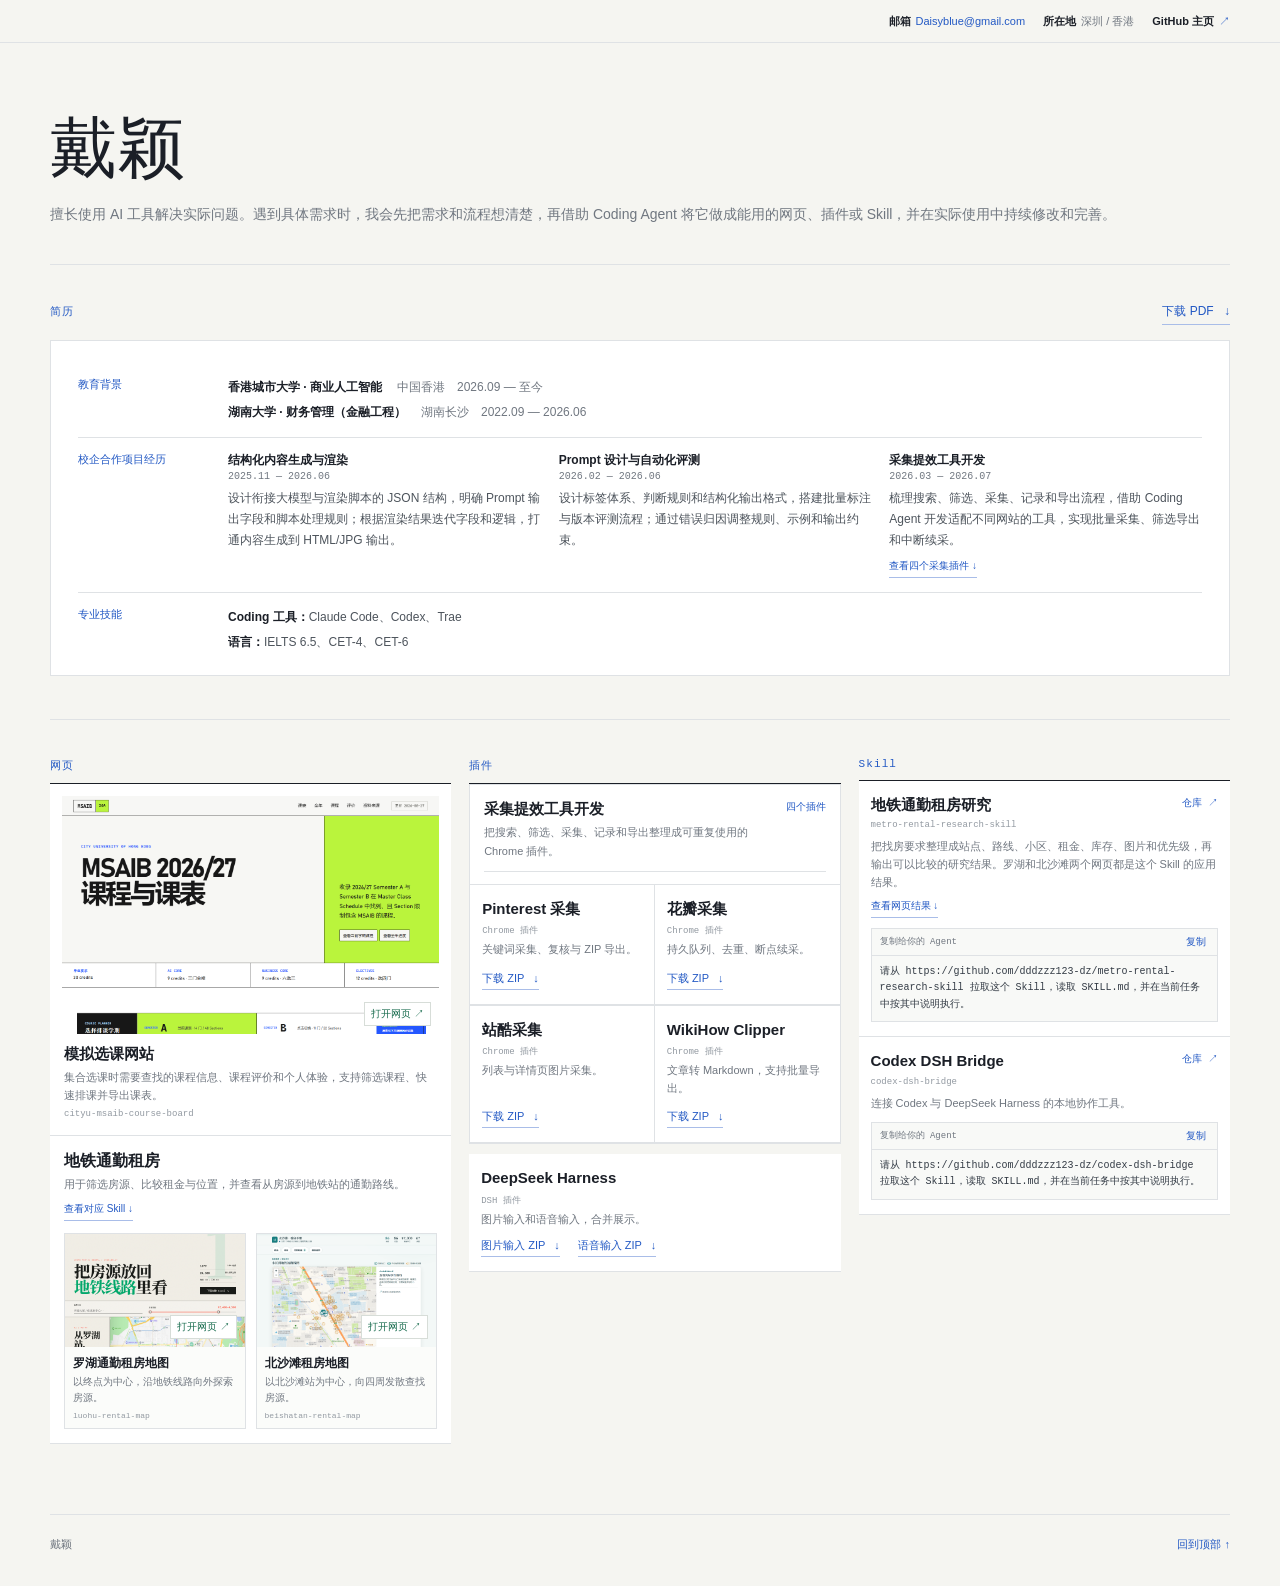
<file: index.html>
<!doctype html>
<html lang="zh-CN">
<head>
  <meta charset="utf-8">
  <meta name="viewport" content="width=device-width,initial-scale=1">
  <meta name="description" content="戴颖的简历、网页项目、Agent Skill 与插件。">
  <meta name="theme-color" content="#f5f5f1">
  <title>戴颖 / 个人页面</title>
  <link rel="icon" href="assets/favicon.svg" type="image/svg+xml">
  <link rel="stylesheet" href="assets/github.css">
</head>
<body>
  <a class="skip-link" href="#main">跳到正文</a>
  <header class="contact-bar"><div class="contact-inner"><a href="mailto:Daisyblue@gmail.com"><b>邮箱</b>Daisyblue@gmail.com</a><span><b>所在地</b>深圳 / 香港</span><a href="https://github.com/dddzzz123-dz" target="_blank" rel="noopener"><b>GitHub 主页</b>↗</a></div></header>
  <main id="main">
    <section class="hero wrap" id="top">
      <h1>戴颖</h1>
      <p class="hero-note">擅长使用 AI 工具解决实际问题。遇到具体需求时，我会先把需求和流程想清楚，再借助 Coding Agent 将它做成能用的网页、插件或 Skill，并在实际使用中持续修改和完善。</p>
    </section>

    <section class="resume-section wrap" id="resume">
      <div class="section-heading"><span class="section-label">简历</span><a class="resume-download" href="assets/daiying-resume.pdf" download>下载 PDF <span>↓</span></a></div>
      <div class="resume-main">
        <div class="resume-block"><h3>教育背景</h3><div><p><b>香港城市大学 · 商业人工智能</b><span>中国香港　2026.09 — 至今</span></p><p><b>湖南大学 · 财务管理（金融工程）</b><span>湖南长沙　2022.09 — 2026.06</span></p></div></div>
        <div class="resume-block"><h3>校企合作项目经历</h3><div class="experience-list"><article><h4>结构化内容生成与渲染 <span>2025.11 — 2026.06</span></h4><p>设计衔接大模型与渲染脚本的 JSON 结构，明确 Prompt 输出字段和脚本处理规则；根据渲染结果迭代字段和逻辑，打通内容生成到 HTML/JPG 输出。</p></article><article><h4>Prompt 设计与自动化评测 <span>2026.02 — 2026.06</span></h4><p>设计标签体系、判断规则和结构化输出格式，搭建批量标注与版本评测流程；通过错误归因调整规则、示例和输出约束。</p></article><article><h4>采集提效工具开发 <span>2026.03 — 2026.07</span></h4><p>梳理搜索、筛选、采集、记录和导出流程，借助 Coding Agent 开发适配不同网站的工具，实现批量采集、筛选导出和中断续采。</p><a class="project-jump" href="#collection-plugins" data-highlight-target="plugin">查看四个采集插件 ↓</a></article></div></div>
        <div class="resume-block"><h3>专业技能</h3><div><p><b>Coding 工具：</b>Claude Code、Codex、Trae</p><p><b>语言：</b>IELTS 6.5、CET-4、CET-6</p></div></div>
      </div>
    </section>

    <section class="dashboard wrap" aria-label="项目分类">
      <div class="column column-web" id="web"><div class="column-heading"><span class="section-label">网页</span></div><span id="rental-results" class="anchor-target" aria-hidden="true"></span><div id="web-projects" class="web-list"></div></div>
      <div class="column column-skills" id="skills"><div class="column-heading"><span class="section-label">Skill</span></div><span id="metro-rental-skill" class="anchor-target" aria-hidden="true"></span><div id="skill-list" class="skill-list"></div></div>
      <div class="column column-plugins" id="plugins"><div class="column-heading"><span class="section-label">插件</span></div><span id="collection-plugins" class="anchor-target" aria-hidden="true"></span><div id="plugin-list" class="plugin-list"></div></div>
    </section>
  </main>
  <footer class="footer wrap"><span>戴颖</span><a href="#top">回到顶部 ↑</a></footer>
  <script src="data/repos.js"></script><script src="assets/github.js"></script>
</body>
</html>
</file>
<file: assets/github.css>
:root{--ink:#1b1f27;--muted:#707780;--line:#dfe2e5;--paper:#f5f5f1;--card:#fff;--blue:#2359c4;--green:#176b4d;--sans:"Microsoft YaHei","PingFang SC",sans-serif;--serif:"Noto Serif SC","Songti SC","SimSun",serif;--mono:"Cascadia Code","Consolas",monospace}
*{box-sizing:border-box}html{scroll-behavior:smooth;scroll-padding-top:72px}body{margin:0;background:var(--paper);color:var(--ink);font:14px/1.65 var(--sans);-webkit-font-smoothing:antialiased}a{color:inherit;text-decoration:none}h1,h2,h3,h4,p{margin:0}h1,h2,h3,h4{line-height:1.35}button,a{-webkit-tap-highlight-color:transparent}a:focus-visible,button:focus-visible{outline:3px solid #e1ac3d;outline-offset:4px}::selection{background:#d9e5fa;color:var(--ink)}.wrap{width:min(1180px,calc(100% - 64px));margin-inline:auto}.skip-link{position:fixed;top:-70px;left:18px;padding:8px 12px;background:var(--ink);color:#fff;z-index:5}.skip-link:focus{top:12px}
.topbar{height:72px;border-bottom:1px solid var(--line);display:flex;align-items:center;justify-content:space-between;padding:0 32px;background:rgba(245,245,241,.96);position:sticky;top:0;z-index:4}.wordmark{display:flex;align-items:center;gap:9px;font-weight:600}.wordmark small{display:block;color:var(--muted);font:9px var(--mono);letter-spacing:1.2px}.wordmark-dot{display:grid;place-items:center;width:30px;height:30px;border-radius:7px;background:var(--ink);color:#fff;font:bold 22px Georgia,serif;letter-spacing:-3px;padding-right:3px}.topbar nav{display:flex;gap:22px;color:var(--muted);font-size:13px}.topbar nav a:hover{color:var(--ink)}
.hero{padding:50px 0 38px;border-bottom:1px solid var(--line)}.eyebrow,.section-label{font:11px var(--mono);letter-spacing:1.1px;color:var(--blue)}.hero h1{font:500 clamp(43px,6vw,67px) var(--serif);letter-spacing:1px;margin-top:10px}.hero-note{color:var(--muted);margin-top:9px;font-size:14px}
.resume-section{padding:37px 0 43px;border-bottom:1px solid var(--line)}.section-heading,.column-heading{display:flex;align-items:baseline;justify-content:space-between}.resume-download{font-size:12px;color:var(--blue);border-bottom:1px solid #a9bde8;padding-bottom:2px}.resume-download span{margin-left:7px}.resume-main{margin-top:15px;background:var(--card);border:1px solid var(--line);padding:22px 27px}.resume-head{display:flex;justify-content:space-between;align-items:start;border-bottom:1px solid var(--line);padding-bottom:14px}.resume-head h2{font:500 29px var(--serif)}.resume-head p{font-size:12px;color:var(--muted);margin-top:2px}.resume-contact{text-align:right;color:var(--muted);font-size:11px;line-height:1.75}.resume-contact a{color:var(--blue)}.resume-block{display:grid;grid-template-columns:130px 1fr;gap:20px;padding:14px 0;border-bottom:1px solid var(--line)}.resume-block:last-child{border-bottom:0;padding-bottom:0}.resume-block>h3{font-size:11px;color:var(--blue);font-weight:500}.resume-block p{font-size:12px;color:#4d545c;line-height:1.75}.resume-block p+p{margin-top:4px}.resume-block p span{color:var(--muted);margin-left:15px}.resume-block b{font-weight:600;color:var(--ink)}.experience-list{display:grid;grid-template-columns:repeat(3,1fr);gap:18px}.experience-list article{min-width:0}.experience-list h4{font-size:12px;font-weight:600}.experience-list h4 span{display:block;color:var(--muted);font:10px var(--mono);font-weight:400;margin-top:3px}.experience-list p{margin-top:6px}
.dashboard{display:grid;grid-template-columns:1.08fr 1fr 1fr;gap:18px;padding-top:38px;padding-bottom:70px}.column{min-width:0}.column-heading{padding-bottom:10px;border-bottom:1px solid var(--ink)}.section-count{font:11px var(--mono);color:var(--muted)}.web-list,.skill-list,.plugin-list{border-top:0}.web-item,.skill-item,.plugin-item{background:var(--card);border-bottom:1px solid var(--line);padding:12px}.web-item:first-child,.skill-item:first-child,.plugin-item:first-child{border-top:0}.web-preview{display:block;position:relative;background:#e9ece9;overflow:hidden;aspect-ratio:1.58}.web-preview img{display:block;width:100%;height:100%;object-fit:cover;object-position:top;transition:transform .25s}.web-preview:hover img{transform:scale(1.025)}.web-preview span{position:absolute;right:8px;bottom:8px;background:#fff;color:var(--green);font-size:10px;padding:3px 6px;border:1px solid #d7ddd8}.web-info{padding:10px 2px 4px}.web-info h3,.skill-item h3,.plugin-item h3{font-size:15px;font-weight:600}.web-info p,.skill-item>p,.plugin-item p{color:var(--muted);font-size:11px;margin-top:3px}.web-info small,.skill-item small,.plugin-item small{display:block;font:9px var(--mono);color:#9299a1;margin-top:5px;overflow:hidden;text-overflow:ellipsis;white-space:nowrap}.skill-item{padding:14px 12px}.item-heading{display:flex;justify-content:space-between;align-items:start;gap:8px}.item-link{font-size:10px;color:var(--blue);white-space:nowrap}.item-link span{margin-left:3px}.skill-item>p{margin-top:7px}.prompt-box{margin-top:10px;border:1px solid var(--line);background:#f8f9f7}.prompt-head{display:flex;align-items:center;justify-content:space-between;border-bottom:1px solid var(--line);padding:5px 8px;font:9px var(--mono);color:var(--muted)}.copy-button{border:0;background:transparent;color:var(--blue);font:10px var(--sans);cursor:pointer;padding:1px 3px}.prompt-box code{display:block;padding:8px;color:#333b45;font:10px/1.65 var(--mono);white-space:pre-wrap;word-break:break-word}.plugin-item{min-height:112px;display:flex;flex-direction:column;justify-content:space-between;padding:14px 12px}.download-button{align-self:flex-start;margin-top:10px;color:var(--blue);font-size:11px;border-bottom:1px solid #a9bde8;padding-bottom:2px}.download-button span{margin-left:6px}.download-button:hover{color:var(--green);border-color:#8ebca6}.footer{display:flex;justify-content:space-between;border-top:1px solid var(--line);padding:20px 0 32px;color:var(--muted);font-size:11px}.footer a{color:var(--blue)}
@media(max-width:900px){.wrap{width:calc(100% - 42px)}.topbar{padding:0 21px}.topbar nav{gap:15px}.experience-list{gap:12px}.dashboard{grid-template-columns:1fr 1fr;gap:28px 14px}.column:first-child{grid-column:span 2}.web-list{display:grid;grid-template-columns:repeat(3,1fr);gap:10px}.web-item{padding:9px}.skill-item,.plugin-item{padding:12px}}
@media(max-width:600px){.wrap{width:calc(100% - 28px)}.topbar{height:64px;padding:0 14px}.topbar nav{gap:9px;font-size:11px}.wordmark small{display:none}.hero{padding:40px 0 29px}.hero h1{font-size:43px}.resume-section{padding:28px 0 32px}.resume-main{padding:16px 15px}.resume-head{display:block}.resume-contact{text-align:left;margin-top:9px}.resume-block{grid-template-columns:1fr;gap:6px;padding:12px 0}.resume-block p span{display:block;margin:1px 0 0}.experience-list{grid-template-columns:1fr;gap:10px}.experience-list h4 span{display:inline;margin:0 0 0 8px}.dashboard{display:block;padding-top:28px;padding-bottom:44px}.column{margin-bottom:30px}.column:last-child{margin-bottom:0}.column:first-child{grid-column:auto}.web-list{display:grid;grid-template-columns:repeat(3,1fr);gap:6px}.web-item{padding:6px}.web-info{padding:6px 1px 2px}.web-info h3{font-size:11px}.web-info p,.web-info small{display:none}.web-preview span{right:4px;bottom:4px;font-size:9px;padding:2px 4px}.skill-item{padding:12px}.plugin-list{display:grid;grid-template-columns:repeat(2,1fr);gap:0;background:var(--card)}.plugin-item{min-height:103px;padding:11px 9px}.plugin-item:nth-child(odd){border-right:1px solid var(--line)}.plugin-item h3{font-size:12px}.plugin-item p{font-size:10px}.footer{padding-bottom:24px}}
@media(max-width:600px){.contact-inner{width:calc(100% - 28px);justify-content:flex-start;gap:10px;flex-wrap:wrap;padding:8px 0;line-height:1.5}}
.column-web{order:1}.column-plugins{order:2}.column-skills{order:3}
html{scroll-padding-top:18px}
.contact-bar{border-bottom:1px solid var(--line);background:var(--paper)}.contact-inner{width:min(1180px,calc(100% - 64px));margin:0 auto;display:flex;justify-content:flex-end;gap:18px;align-items:center;min-height:42px;color:var(--muted);font-size:11px}.contact-inner a{color:var(--blue)}
.contact-inner b{font-weight:600;color:var(--ink);margin-right:5px}
.anchor-target{display:block;height:0;scroll-margin-top:86px}
.resume-head{justify-content:flex-end}
.project-jump,.related-link{display:inline-block;margin-top:7px;color:var(--blue);font-size:10px;border-bottom:1px solid #a9bde8;padding-bottom:2px}.skill-overview{background:#eef2f8;border:1px solid #d9e1ee;padding:13px;margin-bottom:10px}.skill-overview h3{font-size:14px;font-weight:600}.skill-overview p{color:#5d6671;font-size:11px;line-height:1.75;margin-top:6px}.skill-overview a{display:inline-block;margin-top:8px;color:var(--blue);font-size:10px}.web-group{padding:14px}.web-group-head h3{font-size:16px;font-weight:600}.web-group-head p{color:var(--muted);font-size:11px;line-height:1.7;margin-top:4px}.web-children{display:grid;grid-template-columns:repeat(2,1fr);gap:10px;margin-top:12px}.web-child{min-width:0;border:1px solid var(--line);background:#fbfcfa}.web-child .web-info{padding:8px}.web-child .web-info h4{font-size:12px;font-weight:600}.web-child .web-info p{font-size:10px;line-height:1.6}.web-child .web-info small{font-size:8px}.plugin-project{background:var(--card);border:1px solid var(--line);padding:14px;margin-bottom:10px}.plugin-project-head{display:flex;justify-content:space-between;align-items:start;gap:10px;border-bottom:1px solid var(--line);padding-bottom:11px}.plugin-project-head h3{font-size:15px;font-weight:600}.plugin-project-head p{color:var(--muted);font-size:11px;line-height:1.7;margin-top:4px}.plugin-project-head>span{color:var(--blue);font-size:10px;white-space:nowrap}.plugin-project-grid{display:grid;grid-template-columns:repeat(2,1fr);margin:0 -14px -14px;margin-top:12px}.plugin-project-grid .plugin-item{border-top:1px solid var(--line);border-right:0}.plugin-project-grid .plugin-item:nth-child(odd){border-right:1px solid var(--line)}.web-group.is-highlighted,.skill-item.is-highlighted,.plugin-group.is-highlighted,.plugin-project.is-highlighted{animation:highlight-project 1.8s ease-out}.plugin-group{background:var(--card)}@keyframes highlight-project{0%{box-shadow:0 0 0 3px #9cc2ff;background:#eef5ff}100%{box-shadow:0 0 0 0 transparent;background:var(--card)}}
@media(max-width:600px){.web-children{gap:6px}.web-group{padding:10px}.web-group-head h3{font-size:13px}.web-group-head p{font-size:10px}.web-child .web-info{padding:6px}.web-child .web-info h4{font-size:10px}.web-child .web-info p{display:block;font-size:9px}.plugin-project{padding:10px}.plugin-project-grid{margin-left:-10px;margin-right:-10px;margin-bottom:-10px}.plugin-project-head h3{font-size:13px}.plugin-project-head p{font-size:10px}.plugin-project-grid .plugin-item{min-height:100px}}
@media(prefers-reduced-motion:reduce){html{scroll-behavior:auto}.web-preview img{transition:none}}
.plugin-subitems{display:flex;gap:18px;flex-wrap:wrap}.plugin-group .download-button{margin-top:8px}
@media(max-width:600px){.plugin-group{grid-column:1/-1}.plugin-subitems{gap:13px}}
</file>
